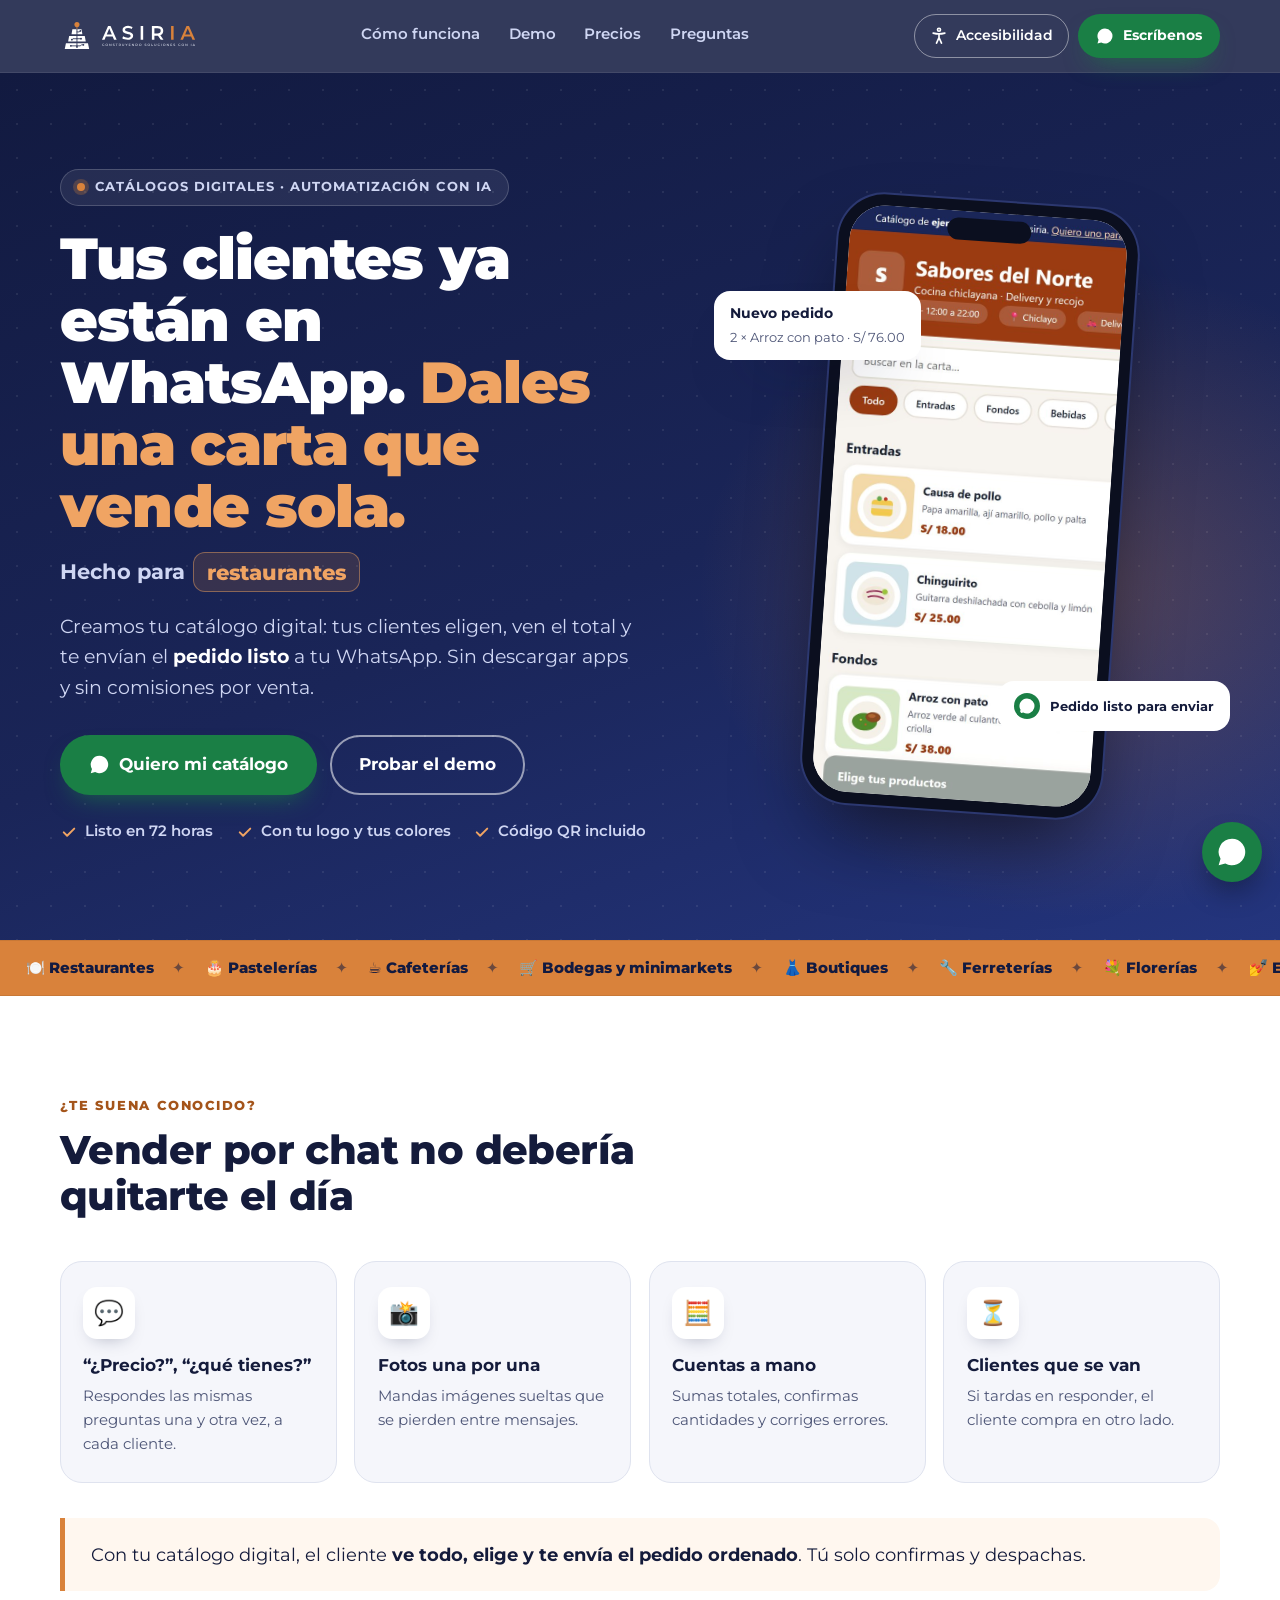
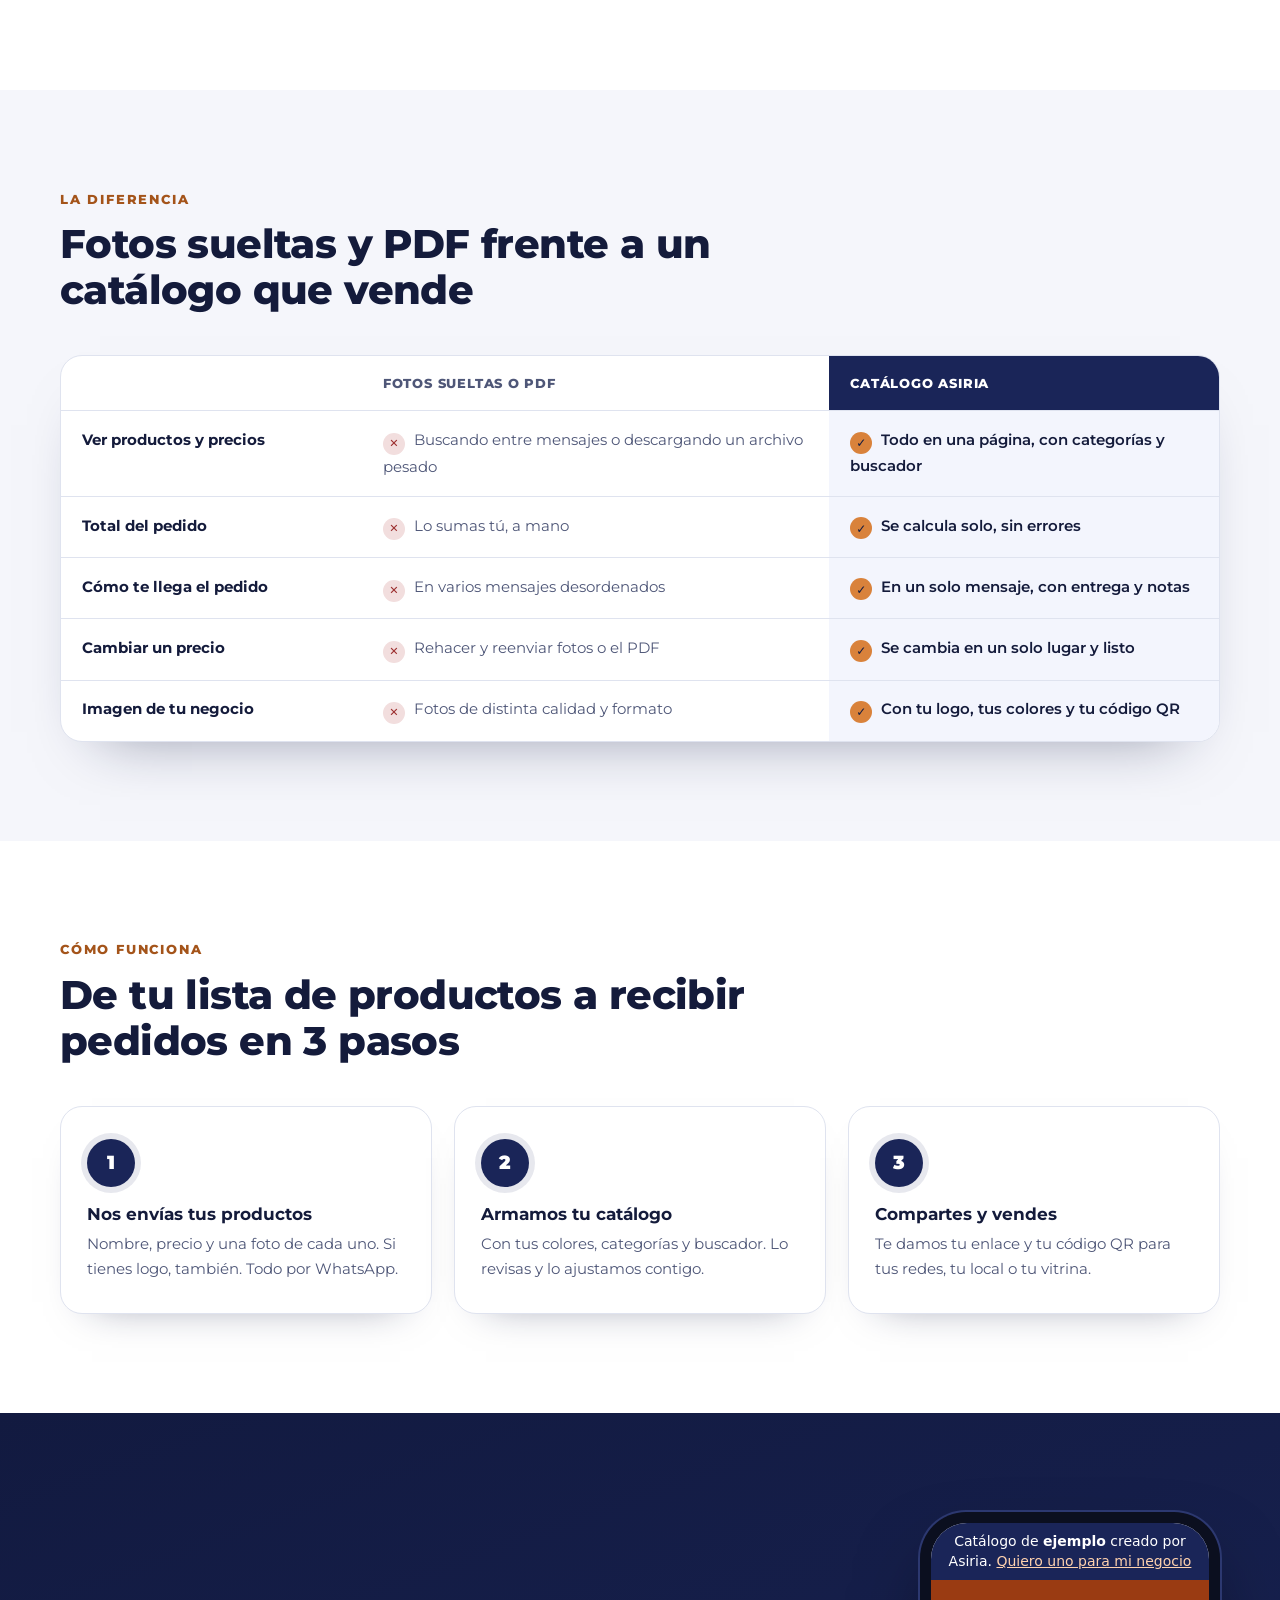
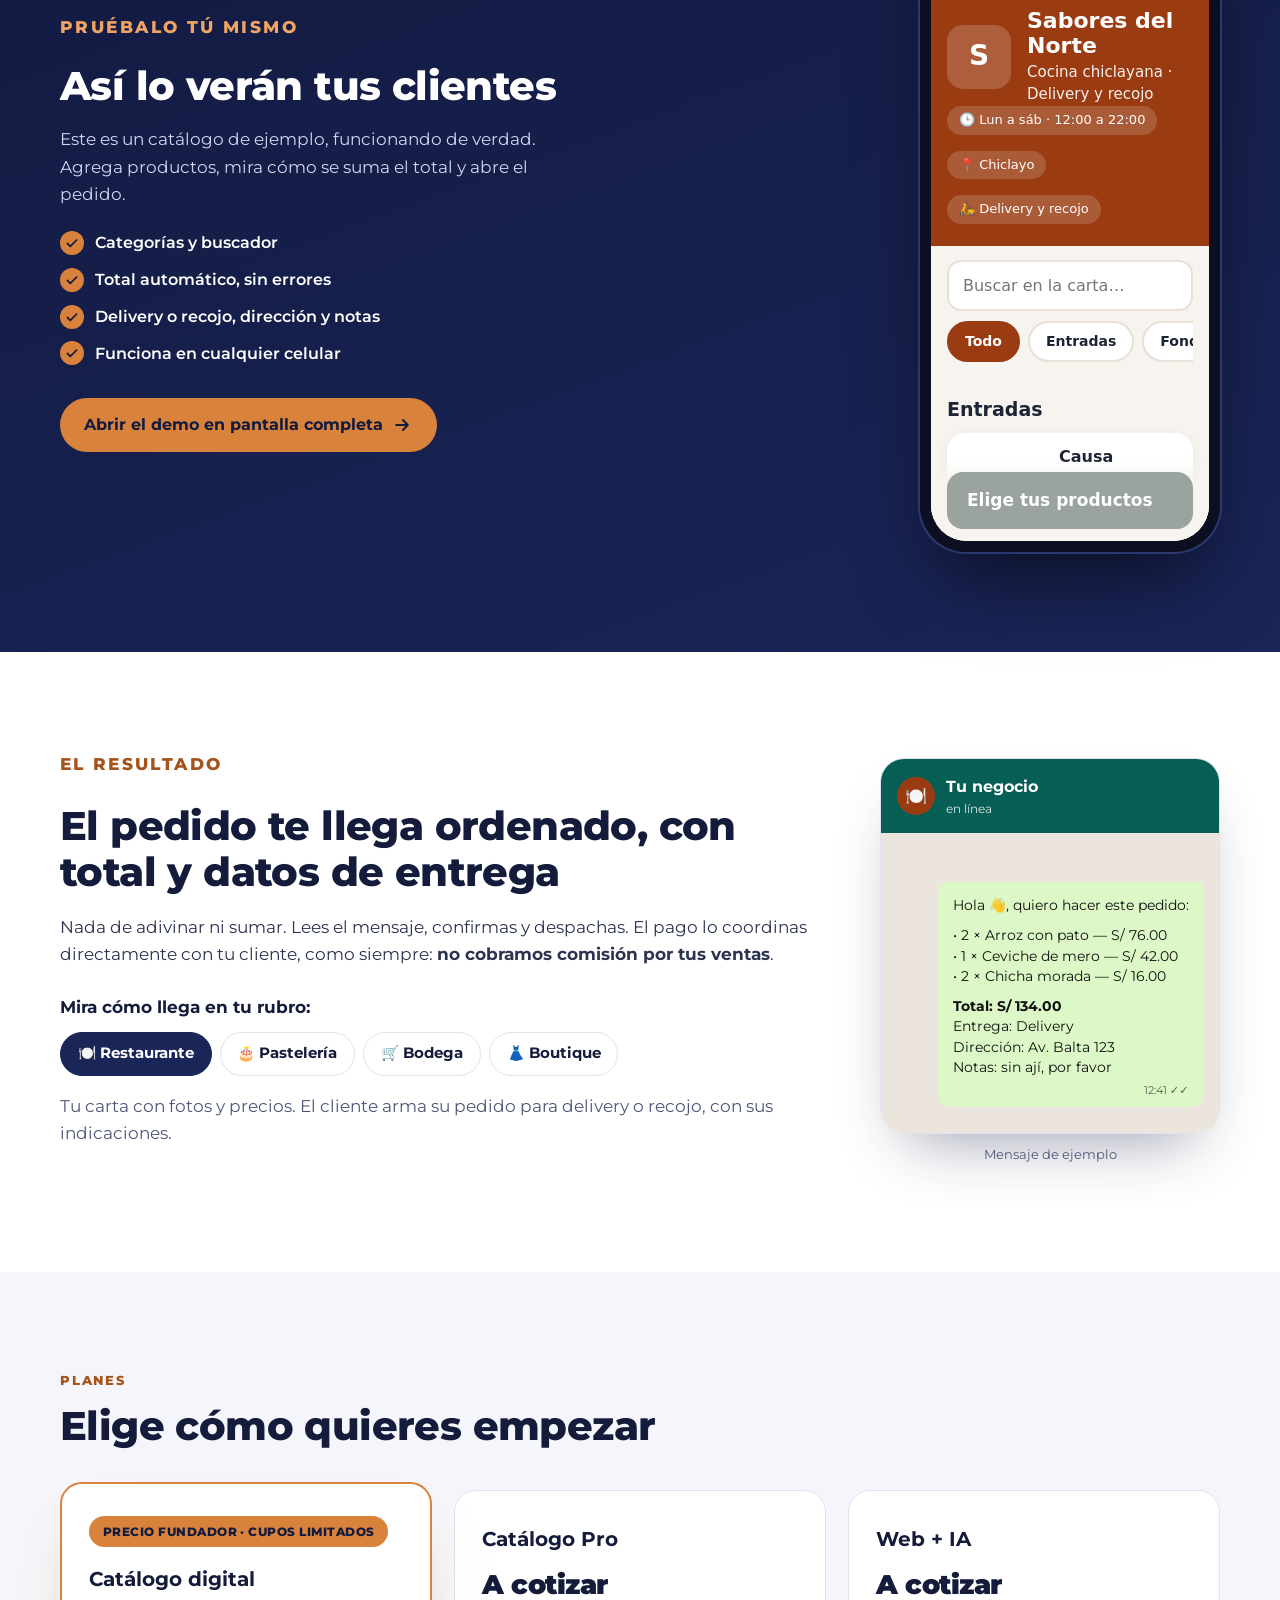
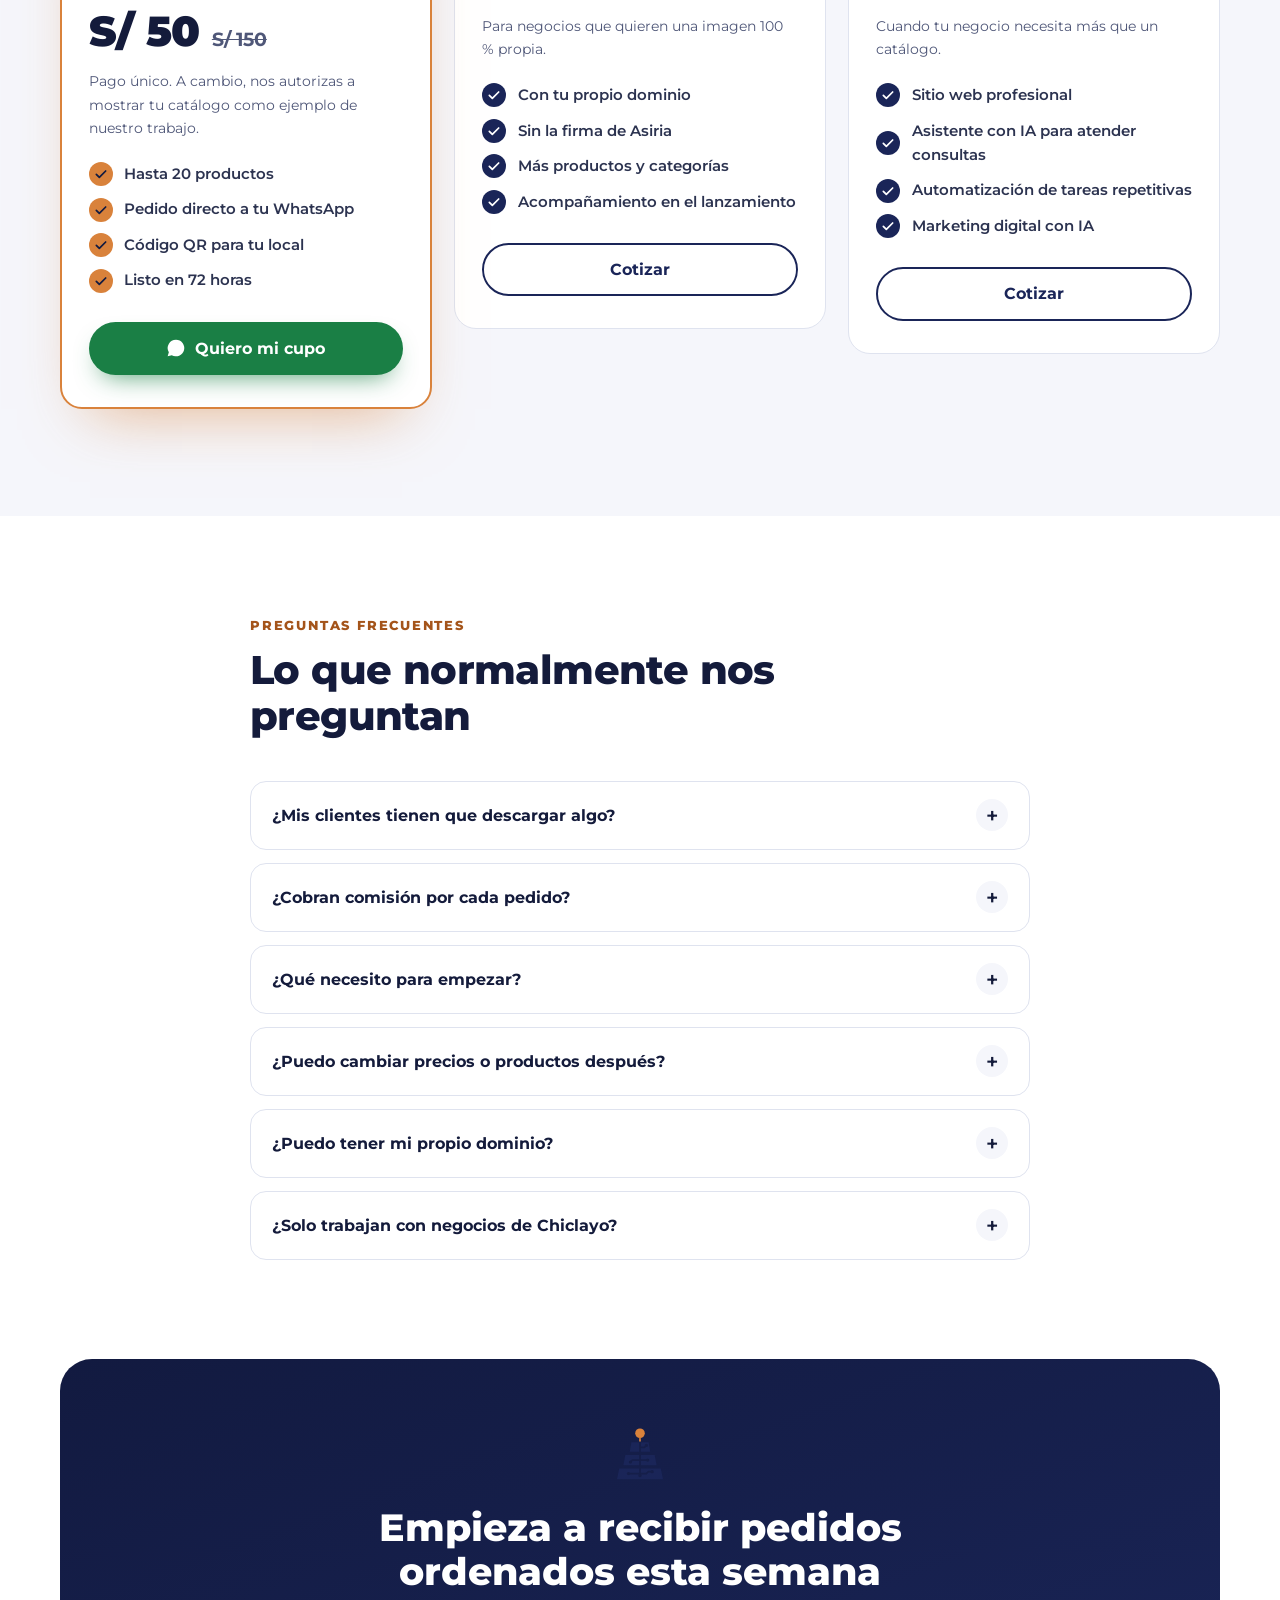
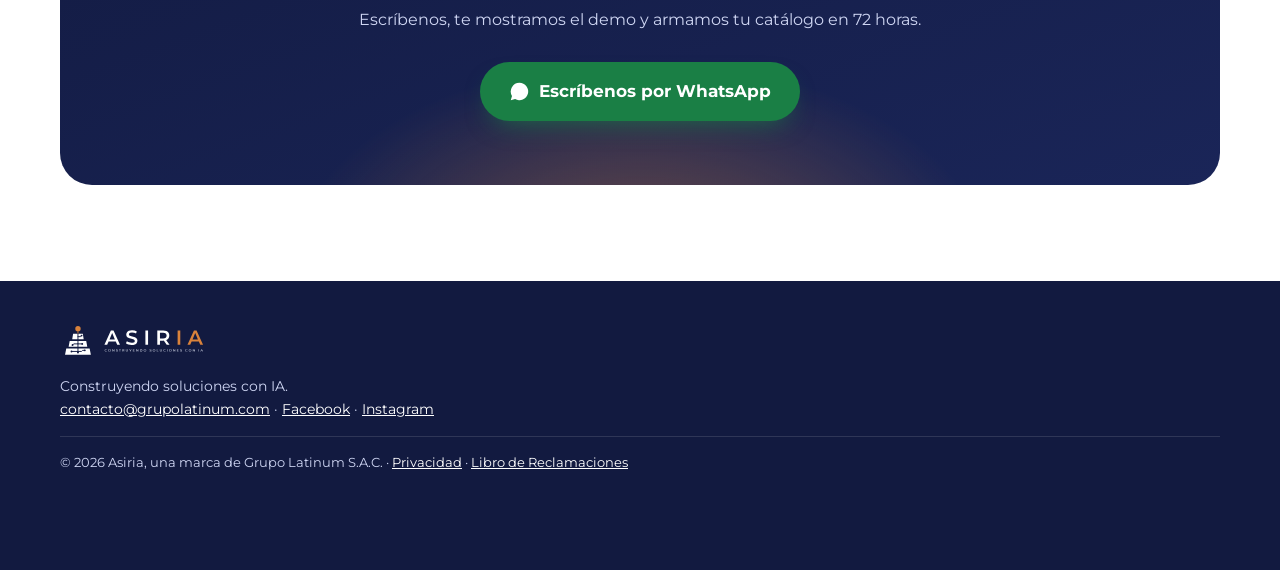
<file: index.html>
<!doctype html>
<html lang="es">
<head>
<meta charset="utf-8">
<meta name="viewport" content="width=device-width, initial-scale=1">
<title>Asiria · Catálogos digitales con pedido a WhatsApp</title>
<meta name="description" content="Creamos tu catálogo digital: tus clientes eligen, ven el total y te envían el pedido listo a tu WhatsApp. Sin apps y sin comisiones. Además, automatización y soluciones con IA para tu negocio.">
<meta name="theme-color" content="#1a2558">
<meta property="og:title" content="Asiria · Tu catálogo digital con pedido a WhatsApp">
<meta property="og:description" content="Tus clientes eligen, ven el total y te envían el pedido listo. Sin apps y sin comisiones.">
<meta property="og:type" content="website">
<link rel="icon" href="/img/asiria-favicon.svg" type="image/svg+xml">
<link rel="preconnect" href="https://fonts.googleapis.com">
<link rel="preconnect" href="https://fonts.gstatic.com" crossorigin>
<link href="https://fonts.googleapis.com/css2?family=Montserrat:wght@500;600;700;800;900&display=swap" rel="stylesheet">
<link rel="stylesheet" href="/css/sitio.css?v=2">
<script>
  // Aplica las preferencias de accesibilidad antes de pintar la página
  try {
    const a = JSON.parse(localStorage.getItem('asiria-a11y') || '{}');
    const h = document.documentElement;
    if (a.size) h.dataset.size = a.size;
    ['contrast', 'links', 'motion', 'spacing'].forEach(k => { if (a[k]) h.dataset[k] = 'on'; });
  } catch (e) {}
</script>
<script src="/js/sitio.js?v=2" defer></script>
</head>
<body>
<svg width="0" height="0" style="position:absolute" aria-hidden="true">
  <symbol id="i-wa" viewBox="0 0 24 24"><path fill="currentColor" d="M12 2a10 10 0 0 0-8.6 15.1L2 22l5-1.3A10 10 0 1 0 12 2zm4.5 12.1c-.2-.1-1.5-.7-1.7-.8s-.4-.1-.6.1-.6.8-.8 1-.3.2-.5.1a6.7 6.7 0 0 1-3.3-2.9c-.2-.4.2-.4.7-1.3a.5.5 0 0 0 0-.5l-.8-1.8c-.2-.5-.4-.4-.6-.4h-.5a1 1 0 0 0-.7.3 3 3 0 0 0-.9 2.2 5.2 5.2 0 0 0 1.1 2.7 11.8 11.8 0 0 0 4.5 4c1.7.7 2.3.8 3.2.6a2.7 2.7 0 0 0 1.8-1.2 2.2 2.2 0 0 0 .2-1.3c-.1-.1-.3-.2-.5-.3z"/></symbol>
  <symbol id="i-a11y" viewBox="0 0 24 24"><g fill="none" stroke="currentColor" stroke-width="2" stroke-linecap="round"><circle cx="12" cy="4.5" r="1.8"/><path d="M5 8.5c2.3.6 4.6 1 7 1s4.7-.4 7-1M12 9.5V14m0 0-3 6.5M12 14l3 6.5"/></g></symbol>
  <symbol id="i-close" viewBox="0 0 24 24"><path d="M6 6l12 12M18 6 6 18" stroke="currentColor" stroke-width="2.2" stroke-linecap="round"/></symbol>
  <symbol id="i-check" viewBox="0 0 24 24"><path d="m5 12.5 4.5 4.5L19 7.5" fill="none" stroke="currentColor" stroke-width="2.6" stroke-linecap="round" stroke-linejoin="round"/></symbol>
  <symbol id="i-arrow" viewBox="0 0 24 24"><path d="M5 12h14m-6-6 6 6-6 6" fill="none" stroke="currentColor" stroke-width="2.2" stroke-linecap="round" stroke-linejoin="round"/></symbol>
</svg>

<a class="saltar" href="#contenido">Saltar al contenido principal</a>

<header class="cabecera" id="cabecera">
  <div class="contenedor cabecera__fila">
    <a class="marca" href="/" aria-label="Asiria, inicio"><img src="/img/asiria-horizontal-blanco.svg" alt="" width="401" height="100"></a>
    <nav class="menu" aria-label="Principal">
      <a href="#como-funciona">Cómo funciona</a>
      <a href="#demo">Demo</a>
      <a href="#precios">Precios</a>
      <a href="#preguntas">Preguntas</a>
    </nav>
    <div class="cabecera__acciones">
      <button class="btn-a11y" id="a11yBtn" type="button" aria-expanded="false" aria-controls="a11yPanel">
        <svg aria-hidden="true"><use href="#i-a11y"/></svg><span class="btn-a11y__texto">Accesibilidad</span>
      </button>
      <a class="btn btn--wa btn--chico" href="https://wa.me/51958736378?text=Hola%20Asiria%2C%20quiero%20mi%20cat%C3%A1logo%20digital">
        <svg aria-hidden="true"><use href="#i-wa"/></svg><span>Escríbenos</span>
      </a>
    </div>
  </div>

  <section class="a11y" id="a11yPanel" role="dialog" aria-modal="false" aria-labelledby="a11yTitulo" hidden>
    <div class="a11y__cab">
      <h2 id="a11yTitulo">Opciones de accesibilidad</h2>
      <button type="button" class="a11y__cerrar" id="a11yCerrar"><svg aria-hidden="true"><use href="#i-close"/></svg><span class="oculto">Cerrar opciones de accesibilidad</span></button>
    </div>
    <fieldset>
      <legend>Tamaño del texto</legend>
      <div class="a11y__seg">
        <button type="button" data-size="" aria-pressed="true">A</button>
        <button type="button" data-size="lg" aria-pressed="false"><span aria-hidden="true">A+</span><span class="oculto">Grande</span></button>
        <button type="button" data-size="xl" aria-pressed="false"><span aria-hidden="true">A++</span><span class="oculto">Muy grande</span></button>
      </div>
    </fieldset>
    <ul class="a11y__interruptores">
      <li><button type="button" role="switch" aria-checked="false" data-toggle="contrast"><span>Alto contraste</span><i aria-hidden="true"></i></button></li>
      <li><button type="button" role="switch" aria-checked="false" data-toggle="links"><span>Resaltar enlaces</span><i aria-hidden="true"></i></button></li>
      <li><button type="button" role="switch" aria-checked="false" data-toggle="spacing"><span>Texto más espaciado</span><i aria-hidden="true"></i></button></li>
      <li><button type="button" role="switch" aria-checked="false" data-toggle="motion"><span>Detener animaciones</span><i aria-hidden="true"></i></button></li>
    </ul>
    <button type="button" class="a11y__reset" id="a11yReset">Restablecer</button>
    <a class="a11y__mas" href="https://grupolatinum.com/accesibilidad.html">Declaración de accesibilidad</a>
  </section>
</header>

<main id="contenido">

  <!-- 1. Portada -->
  <section class="hero">
    <div class="hero__fondo" aria-hidden="true"></div>
    <div class="contenedor hero__grid">
      <div class="hero__texto">
        <p class="etiqueta"><i aria-hidden="true"></i>Catálogos digitales · Automatización con IA</p>
        <h1>Tus clientes ya están en WhatsApp. <em>Dales una carta que vende sola.</em></h1>
        <p class="rotador"><span class="rotador__fijo">Hecho para</span>
          <span class="rotador__caja" aria-hidden="true"><span class="rotador__palabra" id="rubro">restaurantes</span></span>
          <span class="oculto">restaurantes, pastelerías, cafeterías, bodegas, boutiques, ferreterías y florerías</span>
        </p>
        <p class="hero__bajada">Creamos tu catálogo digital: tus clientes eligen, ven el total y te envían el <strong>pedido listo</strong> a tu WhatsApp. Sin descargar apps y sin comisiones por venta.</p>
        <div class="hero__botones">
          <a class="btn btn--wa btn--grande" href="https://wa.me/51958736378?text=Hola%20Asiria%2C%20quiero%20mi%20cat%C3%A1logo%20digital">
            <svg aria-hidden="true"><use href="#i-wa"/></svg>Quiero mi catálogo
          </a>
          <a class="btn btn--linea btn--grande" href="#demo">Probar el demo</a>
        </div>
        <ul class="hero__puntos">
          <li><svg aria-hidden="true"><use href="#i-check"/></svg>Listo en 72 horas</li>
          <li><svg aria-hidden="true"><use href="#i-check"/></svg>Con tu logo y tus colores</li>
          <li><svg aria-hidden="true"><use href="#i-check"/></svg>Código QR incluido</li>
        </ul>
      </div>
      <div class="hero__visual" aria-hidden="true">
        <div class="burbuja burbuja--1"><b>Nuevo pedido</b><span>2 × Arroz con pato · S/ 76.00</span></div>
        <div class="burbuja burbuja--2"><svg><use href="#i-wa"/></svg><span>Pedido listo para enviar</span></div>
        <div class="telefono telefono--hero">
          <img src="/img/demo-catalogo.jpg" alt="" width="390" height="844">
        </div>
      </div>
    </div>
  </section>

  <!-- Cinta de rubros (decorativa) -->
  <div class="cinta" aria-hidden="true">
    <div class="cinta__pista">
      <ul><li>🍽️ Restaurantes</li><li>🎂 Pastelerías</li><li>☕ Cafeterías</li><li>🛒 Bodegas y minimarkets</li><li>👗 Boutiques</li><li>🔧 Ferreterías</li><li>💐 Florerías</li><li>💅 Estética y belleza</li><li>🥖 Panaderías</li><li>🍦 Heladerías</li></ul>
      <ul><li>🍽️ Restaurantes</li><li>🎂 Pastelerías</li><li>☕ Cafeterías</li><li>🛒 Bodegas y minimarkets</li><li>👗 Boutiques</li><li>🔧 Ferreterías</li><li>💐 Florerías</li><li>💅 Estética y belleza</li><li>🥖 Panaderías</li><li>🍦 Heladerías</li></ul>
    </div>
  </div>

  <!-- 2. El problema -->
  <section class="seccion" aria-labelledby="t-problema">
    <div class="contenedor">
      <p class="sobretitulo">¿Te suena conocido?</p>
      <h2 id="t-problema" class="titulo">Vender por chat no debería quitarte el día</h2>
      <ul class="dolores revelar">
        <li><span class="dolores__emoji" aria-hidden="true">💬</span><h3>“¿Precio?”, “¿qué tienes?”</h3><p>Respondes las mismas preguntas una y otra vez, a cada cliente.</p></li>
        <li><span class="dolores__emoji" aria-hidden="true">📸</span><h3>Fotos una por una</h3><p>Mandas imágenes sueltas que se pierden entre mensajes.</p></li>
        <li><span class="dolores__emoji" aria-hidden="true">🧮</span><h3>Cuentas a mano</h3><p>Sumas totales, confirmas cantidades y corriges errores.</p></li>
        <li><span class="dolores__emoji" aria-hidden="true">⏳</span><h3>Clientes que se van</h3><p>Si tardas en responder, el cliente compra en otro lado.</p></li>
      </ul>
      <p class="solucion revelar">Con tu catálogo digital, el cliente <strong>ve todo, elige y te envía el pedido ordenado</strong>. Tú solo confirmas y despachas.</p>
    </div>
  </section>

  <!-- 2b. Comparación -->
  <section class="seccion seccion--tinte" aria-labelledby="t-compara">
    <div class="contenedor">
      <p class="sobretitulo">La diferencia</p>
      <h2 id="t-compara" class="titulo">Fotos sueltas y PDF frente a un catálogo que vende</h2>
      <div class="compara revelar">
        <table>
          <caption class="oculto">Comparación entre vender con fotos sueltas o PDF y vender con un catálogo de Asiria</caption>
          <thead>
            <tr><th scope="col"><span class="oculto">Aspecto</span></th><th scope="col" class="compara__antes">Fotos sueltas o PDF</th><th scope="col" class="compara__asiria">Catálogo Asiria</th></tr>
          </thead>
          <tbody>
            <tr><th scope="row">Ver productos y precios</th><td data-col="Fotos sueltas o PDF">Buscando entre mensajes o descargando un archivo pesado</td><td data-col="Catálogo Asiria">Todo en una página, con categorías y buscador</td></tr>
            <tr><th scope="row">Total del pedido</th><td data-col="Fotos sueltas o PDF">Lo sumas tú, a mano</td><td data-col="Catálogo Asiria">Se calcula solo, sin errores</td></tr>
            <tr><th scope="row">Cómo te llega el pedido</th><td data-col="Fotos sueltas o PDF">En varios mensajes desordenados</td><td data-col="Catálogo Asiria">En un solo mensaje, con entrega y notas</td></tr>
            <tr><th scope="row">Cambiar un precio</th><td data-col="Fotos sueltas o PDF">Rehacer y reenviar fotos o el PDF</td><td data-col="Catálogo Asiria">Se cambia en un solo lugar y listo</td></tr>
            <tr><th scope="row">Imagen de tu negocio</th><td data-col="Fotos sueltas o PDF">Fotos de distinta calidad y formato</td><td data-col="Catálogo Asiria">Con tu logo, tus colores y tu código QR</td></tr>
          </tbody>
        </table>
      </div>
    </div>
  </section>

  <!-- 3. Cómo funciona -->
  <section class="seccion" id="como-funciona" aria-labelledby="t-como">
    <div class="contenedor">
      <p class="sobretitulo">Cómo funciona</p>
      <h2 id="t-como" class="titulo">De tu lista de productos a recibir pedidos en 3 pasos</h2>
      <ol class="pasos revelar">
        <li><span class="pasos__num">1</span><h3>Nos envías tus productos</h3><p>Nombre, precio y una foto de cada uno. Si tienes logo, también. Todo por WhatsApp.</p></li>
        <li><span class="pasos__num">2</span><h3>Armamos tu catálogo</h3><p>Con tus colores, categorías y buscador. Lo revisas y lo ajustamos contigo.</p></li>
        <li><span class="pasos__num">3</span><h3>Compartes y vendes</h3><p>Te damos tu enlace y tu código QR para tus redes, tu local o tu vitrina.</p></li>
      </ol>
    </div>
  </section>

  <!-- 4. Demo en vivo -->
  <section class="seccion seccion--oscura" id="demo" aria-labelledby="t-demo">
    <div class="contenedor demo">
      <div class="demo__texto">
        <p class="sobretitulo sobretitulo--claro">Pruébalo tú mismo</p>
        <h2 id="t-demo" class="titulo titulo--claro">Así lo verán tus clientes</h2>
        <p>Este es un catálogo de ejemplo, funcionando de verdad. Agrega productos, mira cómo se suma el total y abre el pedido.</p>
        <ul class="lista-check">
          <li><svg aria-hidden="true"><use href="#i-check"/></svg>Categorías y buscador</li>
          <li><svg aria-hidden="true"><use href="#i-check"/></svg>Total automático, sin errores</li>
          <li><svg aria-hidden="true"><use href="#i-check"/></svg>Delivery o recojo, dirección y notas</li>
          <li><svg aria-hidden="true"><use href="#i-check"/></svg>Funciona en cualquier celular</li>
        </ul>
        <a class="btn btn--cobre" href="/c/sabores-del-norte/">Abrir el demo en pantalla completa <svg aria-hidden="true"><use href="#i-arrow"/></svg></a>
      </div>
      <div class="demo__telefono">
        <div class="telefono">
          <iframe src="/c/sabores-del-norte/" title="Catálogo digital de ejemplo: Sabores del Norte" loading="lazy"></iframe>
        </div>
      </div>
    </div>
  </section>

  <!-- 5. Cómo llega el pedido, por rubro -->
  <section class="seccion" id="rubros" aria-labelledby="t-llega">
    <div class="contenedor llega">
      <div class="llega__texto">
        <p class="sobretitulo">El resultado</p>
        <h2 id="t-llega" class="titulo">El pedido te llega ordenado, con total y datos de entrega</h2>
        <p>Nada de adivinar ni sumar. Lees el mensaje, confirmas y despachas. El pago lo coordinas directamente con tu cliente, como siempre: <strong>no cobramos comisión por tus ventas</strong>.</p>
        <p class="ideal" id="t-rubros">Mira cómo llega en tu rubro:</p>
        <div class="pestanas" role="tablist" aria-labelledby="t-rubros">
          <button type="button" role="tab" id="tab-restaurante" aria-controls="panel-rubro" aria-selected="true" data-rubro="restaurante">🍽️ Restaurante</button>
          <button type="button" role="tab" id="tab-pasteleria" aria-controls="panel-rubro" aria-selected="false" tabindex="-1" data-rubro="pasteleria">🎂 Pastelería</button>
          <button type="button" role="tab" id="tab-bodega" aria-controls="panel-rubro" aria-selected="false" tabindex="-1" data-rubro="bodega">🛒 Bodega</button>
          <button type="button" role="tab" id="tab-boutique" aria-controls="panel-rubro" aria-selected="false" tabindex="-1" data-rubro="boutique">👗 Boutique</button>
        </div>
        <p class="rubro-texto" id="rubro-texto">Tu carta con fotos y precios. El cliente arma su pedido para delivery o recojo, con sus indicaciones.</p>
      </div>
      <div class="llega__chat" id="panel-rubro" role="tabpanel" aria-labelledby="tab-restaurante" tabindex="0">
        <div class="chat">
          <div class="chat__cab"><span class="chat__avatar" id="chat-avatar" aria-hidden="true">🍽️</span><div><b>Tu negocio</b><small id="chat-estado">en línea</small></div></div>
          <div class="chat__cuerpo">
            <div class="chat__escribiendo" id="chat-escribiendo" hidden aria-hidden="true"><i></i><i></i><i></i></div>
            <div class="chat__msg" id="chat-msg">
              <p>Hola 👋, quiero hacer este pedido:</p>
              <p>• 2 × Arroz con pato — S/ 76.00<br>• 1 × Ceviche de mero — S/ 42.00<br>• 2 × Chicha morada — S/ 16.00</p>
              <p><b>Total: S/ 134.00</b><br>Entrega: Delivery<br>Dirección: Av. Balta 123<br>Notas: sin ají, por favor</p>
              <small>12:41 ✓✓</small>
            </div>
          </div>
        </div>
        <p class="nota-ejemplo">Mensaje de ejemplo</p>
      </div>
    </div>
  </section>

  <!-- 6. Precios -->
  <section class="seccion seccion--tinte" id="precios" aria-labelledby="t-precios">
    <div class="contenedor">
      <p class="sobretitulo">Planes</p>
      <h2 id="t-precios" class="titulo">Elige cómo quieres empezar</h2>
      <div class="planes revelar">
        <article class="plan plan--destacado">
          <p class="plan__cinta">Precio fundador · cupos limitados</p>
          <h3>Catálogo digital</h3>
          <p class="plan__precio"><b>S/ 50</b> <s>S/ 150</s></p>
          <p class="plan__nota">Pago único. A cambio, nos autorizas a mostrar tu catálogo como ejemplo de nuestro trabajo.</p>
          <ul class="lista-check">
            <li><svg aria-hidden="true"><use href="#i-check"/></svg>Hasta 20 productos</li>
            <li><svg aria-hidden="true"><use href="#i-check"/></svg>Pedido directo a tu WhatsApp</li>
            <li><svg aria-hidden="true"><use href="#i-check"/></svg>Código QR para tu local</li>
            <li><svg aria-hidden="true"><use href="#i-check"/></svg>Listo en 72 horas</li>
          </ul>
          <a class="btn btn--wa" href="https://wa.me/51958736378?text=Hola%20Asiria%2C%20quiero%20un%20cupo%20de%20negocio%20fundador">
            <svg aria-hidden="true"><use href="#i-wa"/></svg>Quiero mi cupo
          </a>
        </article>
        <article class="plan">
          <h3>Catálogo Pro</h3>
          <p class="plan__precio"><b class="plan__cotiza">A cotizar</b></p>
          <p class="plan__nota">Para negocios que quieren una imagen 100 % propia.</p>
          <ul class="lista-check">
            <li><svg aria-hidden="true"><use href="#i-check"/></svg>Con tu propio dominio</li>
            <li><svg aria-hidden="true"><use href="#i-check"/></svg>Sin la firma de Asiria</li>
            <li><svg aria-hidden="true"><use href="#i-check"/></svg>Más productos y categorías</li>
            <li><svg aria-hidden="true"><use href="#i-check"/></svg>Acompañamiento en el lanzamiento</li>
          </ul>
          <a class="btn btn--linea-oscura" href="https://wa.me/51958736378?text=Hola%20Asiria%2C%20quiero%20cotizar%20el%20Cat%C3%A1logo%20Pro">Cotizar</a>
        </article>
        <article class="plan">
          <h3>Web + IA</h3>
          <p class="plan__precio"><b class="plan__cotiza">A cotizar</b></p>
          <p class="plan__nota">Cuando tu negocio necesita más que un catálogo.</p>
          <ul class="lista-check">
            <li><svg aria-hidden="true"><use href="#i-check"/></svg>Sitio web profesional</li>
            <li><svg aria-hidden="true"><use href="#i-check"/></svg>Asistente con IA para atender consultas</li>
            <li><svg aria-hidden="true"><use href="#i-check"/></svg>Automatización de tareas repetitivas</li>
            <li><svg aria-hidden="true"><use href="#i-check"/></svg>Marketing digital con IA</li>
          </ul>
          <a class="btn btn--linea-oscura" href="https://wa.me/51958736378?text=Hola%20Asiria%2C%20quiero%20cotizar%20una%20soluci%C3%B3n%20Web%20%2B%20IA">Cotizar</a>
        </article>
      </div>
    </div>
  </section>

  <!-- 7. Preguntas -->
  <section class="seccion" id="preguntas" aria-labelledby="t-preguntas">
    <div class="contenedor contenedor--angosto">
      <p class="sobretitulo">Preguntas frecuentes</p>
      <h2 id="t-preguntas" class="titulo">Lo que normalmente nos preguntan</h2>
      <div class="faq">
        <details><summary>¿Mis clientes tienen que descargar algo?</summary><p>No. El catálogo se abre como una página web desde cualquier celular o computadora: con un enlace o escaneando tu código QR.</p></details>
        <details><summary>¿Cobran comisión por cada pedido?</summary><p>No. Los pedidos llegan directo a tu WhatsApp y el pago lo coordinas tú con tu cliente, por el medio que ya usas.</p></details>
        <details><summary>¿Qué necesito para empezar?</summary><p>El nombre de tu negocio, tu número de WhatsApp, tu horario y zona de entrega, y tu lista de productos con precio y una foto de cada uno. Si tienes logo, mejor.</p></details>
        <details><summary>¿Puedo cambiar precios o productos después?</summary><p>Sí. Nos envías los cambios por WhatsApp y los publicamos por ti.</p></details>
        <details><summary>¿Puedo tener mi propio dominio?</summary><p>Sí, con el plan Pro tu catálogo puede estar en tu propio dominio (por ejemplo, tunegocio.com) y sin la firma de Asiria.</p></details>
        <details><summary>¿Solo trabajan con negocios de Chiclayo?</summary><p>No. Trabajamos de forma remota con negocios de todo el Perú y Latinoamérica.</p></details>
      </div>
    </div>
  </section>

  <!-- 8. Llamado final -->
  <section class="final" aria-labelledby="t-final">
    <div class="contenedor final__caja">
      <img src="/img/asiria-simbolo-color.svg" alt="" width="64" height="64" class="final__simbolo">
      <h2 id="t-final">Empieza a recibir pedidos ordenados esta semana</h2>
      <p>Escríbenos, te mostramos el demo y armamos tu catálogo en 72 horas.</p>
      <a class="btn btn--wa btn--grande" href="https://wa.me/51958736378?text=Hola%20Asiria%2C%20quiero%20mi%20cat%C3%A1logo%20digital">
        <svg aria-hidden="true"><use href="#i-wa"/></svg>Escríbenos por WhatsApp
      </a>
    </div>
  </section>
</main>

<footer class="pie">
  <div class="contenedor pie__fila">
    <img src="/img/asiria-horizontal-blanco.svg" alt="Asiria" width="160" height="40">
    <p>Construyendo soluciones con IA.<br><a href="mailto:contacto@grupolatinum.com">contacto@grupolatinum.com</a> · <a href="https://www.facebook.com/AsiriaVirtual">Facebook</a> · <a href="https://www.instagram.com/asiria.ia/">Instagram</a></p>
    <p class="pie__legal">© <span id="anio">2026</span> Asiria, una marca de Grupo Latinum S.A.C. · <a href="https://grupolatinum.com/privacidad.html">Privacidad</a> · <a href="https://grupolatinum.com/libro-reclamaciones.html">Libro de Reclamaciones</a></p>
  </div>
</footer>

<a class="wa-flotante" href="https://wa.me/51958736378?text=Hola%20Asiria%2C%20quiero%20mi%20cat%C3%A1logo%20digital" aria-label="Escríbenos por WhatsApp">
  <svg aria-hidden="true"><use href="#i-wa"/></svg>
</a>
</body>
</html>
</file>
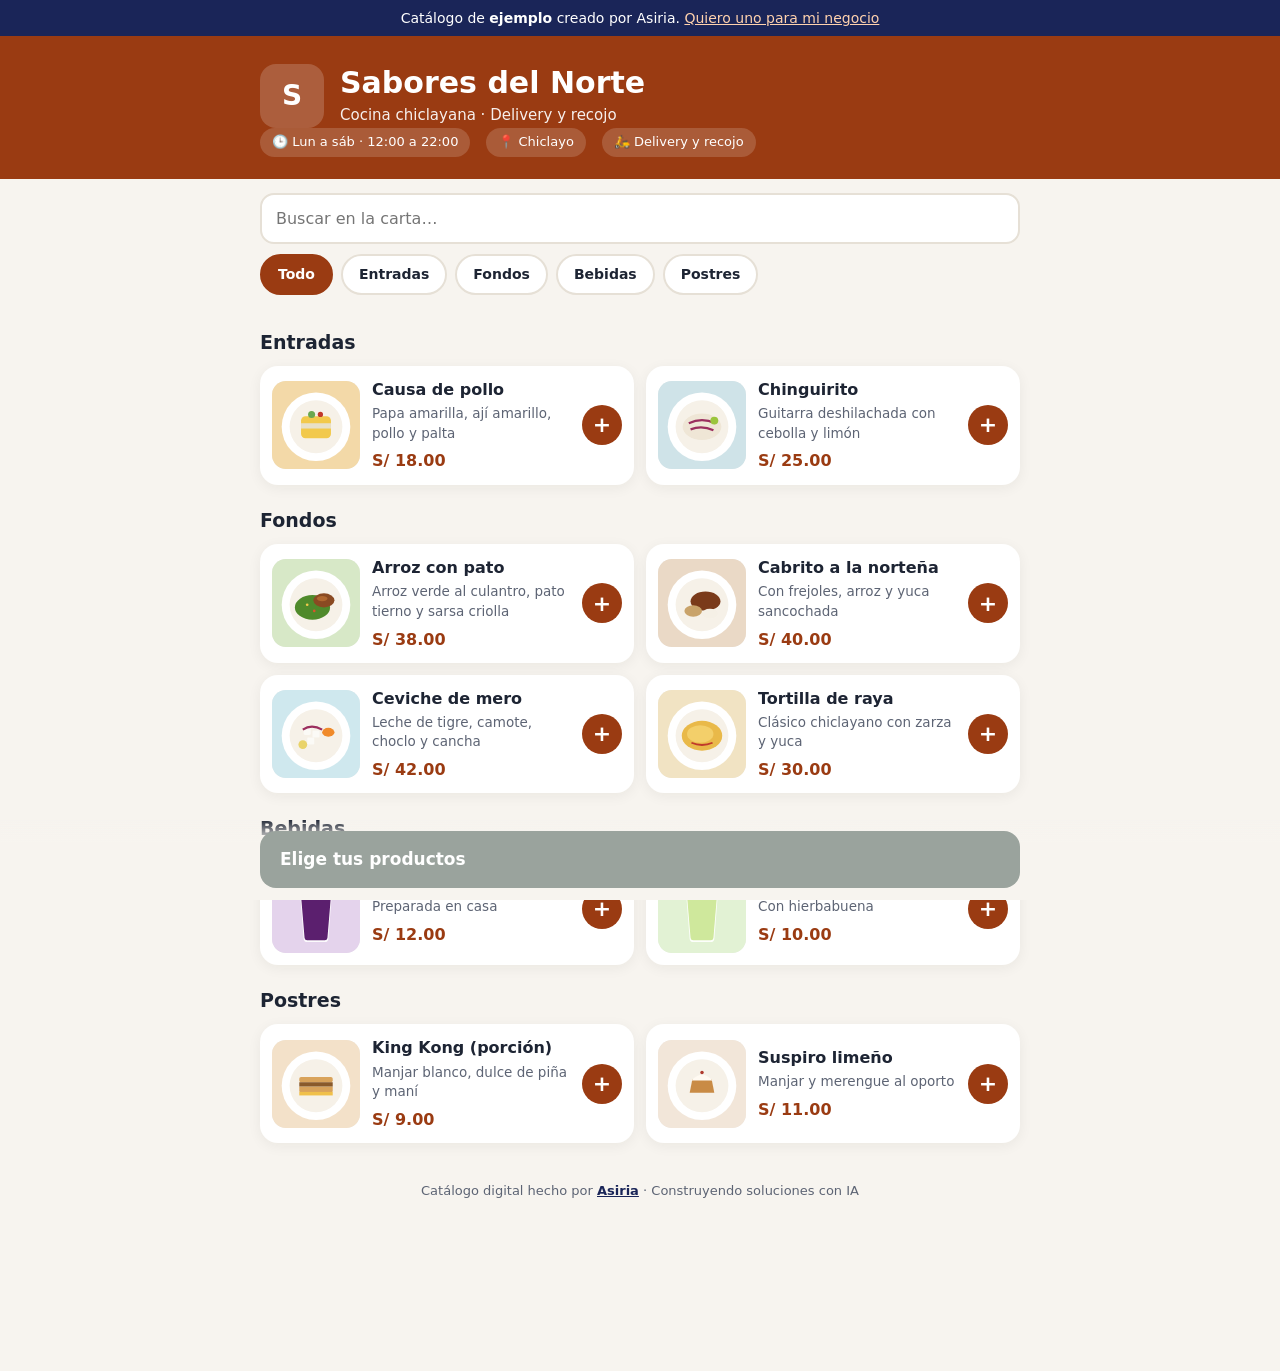
<file: c/sabores-del-norte/index.html>
<!doctype html>
<html lang="es">
<head>
<meta charset="utf-8">
<meta name="viewport" content="width=device-width, initial-scale=1, viewport-fit=cover">
<title>Catálogo</title>
<meta name="description" content="Catálogo digital con pedido directo por WhatsApp.">
<meta name="theme-color" content="#1a2558">
<link rel="icon" href="/img/asiria-favicon.svg" type="image/svg+xml">
<link rel="stylesheet" href="../catalogo.css?v=3">
<script src="../catalogo.js?v=3" defer></script>
</head>
<body>
<a class="saltar" href="#contenido">Saltar a los productos</a>

<p class="aviso-demo" id="aviso-demo" hidden>Catálogo de <strong>ejemplo</strong> creado por Asiria. <a href="https://wa.me/51958736378?text=Hola%20Asiria%2C%20quiero%20mi%20cat%C3%A1logo%20digital">Quiero uno para mi negocio</a></p>

<header class="cabecera">
  <div class="envoltura">
    <div class="logo-negocio" id="logo-negocio" aria-hidden="true"></div>
    <div>
      <h1 id="nombre-negocio">Cargando…</h1>
      <p id="descripcion-negocio"></p>
    </div>
  </div>
  <div class="envoltura datos-negocio" id="datos-negocio"></div>
</header>

<main>
  <div class="envoltura">
    <div class="herramientas">
      <label class="oculto" for="buscador">Buscar productos</label>
      <input class="buscador" id="buscador" type="search" placeholder="Buscar en la carta…" autocomplete="off">
      <nav class="chips" id="chips" aria-label="Categorías"></nav>
    </div>
    <div id="contenido"></div>
    <p class="pie" id="firma">Catálogo digital hecho por <a href="/">Asiria</a> · Construyendo soluciones con IA</p>
  </div>
</main>

<div class="barra-pedido">
  <button type="button" id="ver-pedido" disabled>
    <span id="barra-texto">Elige tus productos</span>
    <span id="barra-total"></span>
  </button>
</div>
<p class="oculto" aria-live="polite" id="estado-pedido"></p>

<dialog id="ventana" aria-labelledby="titulo-pedido">
  <div class="dlg">
    <div class="dlg-cab">
      <h2 id="titulo-pedido">Tu pedido</h2>
      <button type="button" class="cerrar" id="cerrar" aria-label="Cerrar">✕</button>
    </div>
    <div id="lineas"></div>
    <div class="total"><span>Total</span><span id="total"></span></div>
    <fieldset>
      <legend>¿Cómo lo recibes?</legend>
      <div class="opciones">
        <label><input type="radio" name="entrega" value="Recojo en local" checked> Recojo</label>
        <label><input type="radio" name="entrega" value="Delivery"> Delivery</label>
      </div>
    </fieldset>
    <label class="campo" id="campo-direccion" hidden>Dirección de entrega
      <input id="direccion" type="text" autocomplete="street-address">
    </label>
    <label class="campo">Tu nombre (opcional)
      <input id="cliente" type="text" autocomplete="name">
    </label>
    <label class="campo">Notas (opcional)
      <textarea id="notas" rows="2" placeholder="Ej.: sin ají, para las 7 p. m."></textarea>
    </label>
    <a class="enviar" id="enviar" href="#" target="_blank" rel="noopener">
      <svg viewBox="0 0 24 24" fill="#fff" aria-hidden="true"><path d="M12 2a10 10 0 0 0-8.6 15.1L2 22l5-1.3A10 10 0 1 0 12 2zm4.5 12.1c-.2-.1-1.5-.7-1.7-.8s-.4-.1-.6.1-.6.8-.8 1-.3.2-.5.1a6.7 6.7 0 0 1-3.3-2.9c-.2-.4.2-.4.7-1.3a.5.5 0 0 0 0-.5l-.8-1.8c-.2-.5-.4-.4-.6-.4h-.5a1 1 0 0 0-.7.3 3 3 0 0 0-.9 2.2 5.2 5.2 0 0 0 1.1 2.7 11.8 11.8 0 0 0 4.5 4c1.7.7 2.3.8 3.2.6a2.7 2.7 0 0 0 1.8-1.2 2.2 2.2 0 0 0 .2-1.3c-.1-.1-.3-.2-.5-.3z"/></svg>
      Enviar pedido por WhatsApp
    </a>
    <p class="nota">Se abrirá WhatsApp con tu pedido listo. Solo presiona enviar.</p>
  </div>
</dialog>
</body>
</html>
</file>
<file: css/sitio.css>
/* Sitio de Asiria · estilos de la portada */
:root{
  --navy:#1a2558;--navy-2:#121a40;--navy-3:#24357e;
  --cobre:#d9823b;--cobre-claro:#f0a463;
  --tinta:#141b3b;--texto:#2c3350;--suave:#4f5778;--linea:#dfe3ef;--tinte:#f5f6fb;--fondo:#fff;
  --wa:#1a7f45;--wa-hover:#146a39;
  --sobre-oscuro:#fff;--sobre-oscuro-suave:#cfd6f3;
  --base:16px;--radio:22px;
  --sombra:0 30px 60px -28px rgba(18,26,64,.45);
  --ease:cubic-bezier(.2,.7,.2,1);
}
/* Preferencias del panel de accesibilidad */
html[data-size="lg"]{--base:18px}
html[data-size="xl"]{--base:20px}
html[data-spacing="on"] body{letter-spacing:.05em;word-spacing:.14em;line-height:1.9}
html[data-links="on"] main a:not(.btn),html[data-links="on"] .pie a{text-decoration:underline!important;text-decoration-thickness:2px!important;text-underline-offset:4px;background:#fff3a6;color:#000!important;border-radius:3px}
html[data-contrast="on"]{--navy:#000;--navy-2:#000;--navy-3:#000;--cobre:#ffd400;--cobre-claro:#ffd400;--tinta:#000;--texto:#000;--suave:#000;--linea:#000;--tinte:#fff;--wa:#000;--wa-hover:#000;--sobre-oscuro-suave:#fff}
html[data-contrast="on"] .hero__fondo,html[data-contrast="on"] .burbuja{display:none}
html[data-contrast="on"] .plan,html[data-contrast="on"] .dolores li,html[data-contrast="on"] .pasos li,html[data-contrast="on"] details{border:2px solid #000}
html[data-contrast="on"] .btn--wa,html[data-contrast="on"] .wa-flotante{border:2px solid #fff;outline:2px solid #000}
html[data-motion="on"] *,html[data-motion="on"] *::before,html[data-motion="on"] *::after{animation:none!important;transition:none!important;scroll-behavior:auto!important}
html[data-motion="on"] .revelar{opacity:1!important;transform:none!important}

*,*::before,*::after{box-sizing:border-box;margin:0;padding:0}
[hidden]{display:none!important}
html{scroll-behavior:smooth;font-size:var(--base);scroll-padding-top:84px}
body{font-family:Montserrat,system-ui,-apple-system,"Segoe UI",sans-serif;color:var(--texto);background:var(--fondo);line-height:1.6;-webkit-font-smoothing:antialiased}
img,svg,iframe{display:block;max-width:100%}
a{color:var(--navy)}
button{font:inherit;color:inherit;cursor:pointer}
ul,ol{list-style:none}
:focus-visible{outline:3px solid var(--cobre-claro);outline-offset:3px;border-radius:6px}
.oculto{position:absolute!important;width:1px;height:1px;overflow:hidden;clip:rect(0 0 0 0);white-space:nowrap}
.saltar{position:absolute;left:16px;top:-60px;z-index:100;background:#fff;color:var(--navy);padding:.7rem 1rem;border-radius:10px;font-weight:700}
.saltar:focus{top:12px}
.contenedor{width:min(1160px,100% - 32px);margin-inline:auto}
.contenedor--angosto{width:min(780px,100% - 32px)}

/* Botones */
.btn{display:inline-flex;align-items:center;justify-content:center;gap:.55rem;min-height:48px;padding:.75rem 1.4rem;border-radius:999px;font-weight:700;font-size:1rem;text-decoration:none;border:2px solid transparent;transition:transform .2s var(--ease),background .2s,box-shadow .2s}
.btn svg{width:1.25em;height:1.25em;flex:none}
.btn:hover{transform:translateY(-2px)}
.btn--wa{background:var(--wa);color:#fff;box-shadow:0 12px 26px -12px rgba(26,127,69,.8)}
.btn--wa:hover{background:var(--wa-hover)}
.btn--linea{border-color:rgba(255,255,255,.55);color:#fff}
.btn--linea:hover{background:rgba(255,255,255,.1)}
.btn--linea-oscura{border-color:var(--navy);color:var(--navy)}
.btn--linea-oscura:hover{background:var(--navy);color:#fff}
.btn--cobre{background:var(--cobre);color:var(--navy-2)}
.btn--cobre:hover{background:var(--cobre-claro)}
.btn--grande{min-height:56px;padding:.9rem 1.7rem;font-size:1.05rem}
.btn--chico{min-height:44px;padding:.5rem 1rem;font-size:.9rem}

/* Cabecera */
.cabecera{position:sticky;top:0;z-index:50;background:rgba(18,26,64,.86);backdrop-filter:blur(12px);-webkit-backdrop-filter:blur(12px);border-bottom:1px solid rgba(255,255,255,.08)}
html[data-contrast="on"] .cabecera{background:#000}
.cabecera__fila{display:flex;align-items:center;justify-content:space-between;gap:1rem;min-height:72px}
.marca img{width:auto;height:34px}
.menu{display:flex;gap:1.8rem}
.menu a{color:var(--sobre-oscuro-suave);text-decoration:none;font-weight:600;font-size:.92rem;padding:.4rem 0;border-bottom:2px solid transparent}
.menu a:hover{color:#fff;border-color:var(--cobre)}
.cabecera__acciones{display:flex;align-items:center;gap:.6rem}
.btn-a11y{display:inline-flex;align-items:center;gap:.45rem;min-height:44px;padding:0 .9rem;border:1.5px solid rgba(255,255,255,.45);border-radius:999px;background:none;color:#fff;font-size:.85rem;font-weight:600}
.btn-a11y svg{width:20px;height:20px}
.btn-a11y:hover,.btn-a11y[aria-expanded="true"]{background:#fff;color:var(--navy)}

/* Panel de accesibilidad */
.a11y{position:absolute;right:max(16px,calc((100% - 1160px)/2));top:calc(100% + .5rem);width:min(340px,calc(100% - 32px));padding:1.3rem;border-radius:18px;background:#fff;color:var(--texto);border:1px solid var(--linea);box-shadow:0 24px 50px -20px rgba(0,0,0,.45)}
.a11y__cab{display:flex;align-items:center;justify-content:space-between;margin-bottom:1rem}
.a11y__cab h2{font-size:1.05rem;color:var(--tinta)}
.a11y__cerrar{display:grid;place-items:center;width:44px;height:44px;border:0;border-radius:10px;background:var(--tinte)}
.a11y__cerrar svg{width:20px;height:20px}
.a11y fieldset{border:0}
.a11y legend{font-weight:600;font-size:.9rem;margin-bottom:.5rem;color:var(--tinta)}
.a11y__seg{display:grid;grid-template-columns:repeat(3,1fr);gap:.4rem;margin-bottom:1rem}
.a11y__seg button{min-height:44px;border:1.5px solid var(--linea);border-radius:10px;background:#fff;font-weight:700}
.a11y__seg button[aria-pressed="true"]{border-color:var(--navy);background:var(--navy);color:#fff}
.a11y__interruptores{display:grid;gap:.3rem;margin-bottom:1rem}
.a11y__interruptores button{display:flex;align-items:center;justify-content:space-between;width:100%;min-height:48px;padding:0 .4rem 0 .8rem;border:0;border-radius:10px;background:none;text-align:left;font-size:.92rem}
.a11y__interruptores button:hover{background:var(--tinte)}
.a11y__interruptores i{position:relative;flex:none;width:44px;height:26px;border-radius:999px;background:#80879b;transition:background .2s}
.a11y__interruptores i::after{content:"";position:absolute;top:3px;left:3px;width:20px;height:20px;border-radius:50%;background:#fff;transition:transform .2s}
.a11y__interruptores [aria-checked="true"] i{background:var(--navy)}
.a11y__interruptores [aria-checked="true"] i::after{transform:translateX(18px)}
.a11y__reset{width:100%;min-height:44px;border:1.5px solid var(--linea);border-radius:10px;background:#fff;font-weight:600;font-size:.9rem}
.a11y__mas{display:block;margin-top:.8rem;font-size:.85rem;text-align:center}

/* Portada */
.hero{position:relative;overflow:hidden;color:#fff;background:linear-gradient(160deg,var(--navy-2),var(--navy) 55%,var(--navy-3));padding:clamp(3rem,2rem + 5vw,6rem) 0 clamp(3.5rem,2rem + 5vw,6.5rem)}
.hero__fondo{position:absolute;inset:0;background:radial-gradient(600px 500px at 85% 60%,rgba(217,130,59,.28),transparent 65%),radial-gradient(rgba(255,255,255,.08) 1.5px,transparent 1.5px) 0 0/34px 34px;pointer-events:none}
.hero__grid{position:relative;display:grid;grid-template-columns:1.1fr .9fr;gap:3rem;align-items:center}
.etiqueta{display:inline-flex;align-items:center;gap:.6rem;padding:.45rem 1rem;border-radius:999px;background:rgba(255,255,255,.08);border:1px solid rgba(255,255,255,.18);font-size:.8rem;font-weight:700;letter-spacing:.08em;text-transform:uppercase;color:var(--sobre-oscuro-suave)}
.etiqueta i{width:8px;height:8px;border-radius:50%;background:var(--cobre);box-shadow:0 0 0 4px rgba(217,130,59,.25);animation:pulso 2s infinite}
@keyframes pulso{50%{box-shadow:0 0 0 8px rgba(217,130,59,0)}}
.hero h1{margin:1.3rem 0 1.1rem;font-size:clamp(2rem,1.2rem + 3.4vw,3.6rem);line-height:1.08;font-weight:900;letter-spacing:-.02em}
.hero h1 em{font-style:normal;color:var(--cobre-claro)}
.hero__bajada{font-size:clamp(1.02rem,.95rem + .35vw,1.2rem);color:var(--sobre-oscuro-suave);max-width:36rem}
.hero__bajada strong{color:#fff}
.hero__botones{display:flex;flex-wrap:wrap;gap:.8rem;margin:2rem 0 1.6rem}
.hero__puntos{display:flex;flex-wrap:wrap;gap:.6rem 1.4rem;font-size:.92rem;font-weight:600;color:var(--sobre-oscuro-suave)}
.hero__puntos li{display:flex;align-items:center;gap:.45rem}
.hero__puntos svg{width:18px;height:18px;color:var(--cobre-claro)}
.hero__visual{position:relative;display:grid;place-items:center;min-height:540px}

/* Teléfono */
.telefono{position:relative;width:300px;height:610px;padding:11px;border-radius:46px;background:#0b0f1f;box-shadow:0 0 0 2px #2c3870,0 40px 80px -20px rgba(0,0,0,.6)}
.telefono::before{content:"";position:absolute;top:18px;left:50%;width:84px;height:22px;margin-left:-42px;border-radius:20px;background:#0b0f1f;z-index:2}
.telefono img,.telefono iframe{width:100%;height:100%;border:0;border-radius:36px;background:#fff;object-fit:cover;object-position:top}
.telefono--hero{transform:rotate(4deg);animation:flotar 6s ease-in-out infinite}
@keyframes flotar{50%{transform:rotate(4deg) translateY(-12px)}}
.burbuja{position:absolute;z-index:3;display:flex;align-items:center;gap:.6rem;padding:.75rem 1rem;border-radius:16px;background:#fff;color:var(--tinta);box-shadow:var(--sombra);font-size:.82rem}
.burbuja b{display:block;font-size:.85rem}
.burbuja--1{left:-6px;top:90px;flex-direction:column;align-items:flex-start;gap:.1rem;animation:flotar2 5s ease-in-out infinite}
.burbuja--1 span{color:var(--suave)}
.burbuja--2{right:-10px;bottom:80px;font-weight:700;animation:flotar2 5s ease-in-out 1.5s infinite}
.burbuja--2 svg{width:26px;height:26px;color:#fff;background:var(--wa);border-radius:50%;padding:4px}
@keyframes flotar2{50%{transform:translateY(-8px)}}

/* Secciones */
.seccion{padding:clamp(4rem,3rem + 4vw,6.5rem) 0}
.seccion--tinte{background:var(--tinte)}
.seccion--oscura{background:linear-gradient(160deg,var(--navy-2),var(--navy));color:var(--sobre-oscuro-suave)}
.sobretitulo{font-size:.8rem;font-weight:800;letter-spacing:.14em;text-transform:uppercase;color:#a4541a;margin-bottom:.7rem}
.sobretitulo--claro{color:var(--cobre-claro)}
html[data-contrast="on"] .sobretitulo{color:#000}
html[data-contrast="on"] .sobretitulo--claro{color:#ffd400}
.titulo{font-size:clamp(1.6rem,1.1rem + 2vw,2.5rem);line-height:1.15;font-weight:800;color:var(--tinta);letter-spacing:-.015em;max-width:46rem;margin-bottom:2.6rem}
.titulo--claro{color:#fff;margin-bottom:1rem}

.dolores{display:grid;grid-template-columns:repeat(4,1fr);gap:1.1rem}
.dolores li{padding:1.6rem 1.4rem;border-radius:var(--radio);background:var(--tinte);border:1px solid var(--linea)}
.dolores__emoji{display:grid;place-items:center;width:52px;height:52px;border-radius:14px;background:#fff;font-size:1.5rem;margin-bottom:1rem;box-shadow:0 8px 18px -10px rgba(18,26,64,.35)}
.dolores h3,.pasos h3{font-size:1.05rem;color:var(--tinta);margin-bottom:.4rem;line-height:1.3}
.dolores p,.pasos p{font-size:.95rem;color:var(--suave)}
.solucion{margin-top:2.2rem;padding:1.4rem 1.6rem;border-left:5px solid var(--cobre);border-radius:0 16px 16px 0;background:#fff7ef;font-size:1.1rem;color:var(--tinta)}
html[data-contrast="on"] .solucion{background:#fff;border:2px solid #000}

.pasos{display:grid;grid-template-columns:repeat(3,1fr);gap:1.4rem;counter-reset:p}
.pasos li{position:relative;padding:2rem 1.6rem;border-radius:var(--radio);background:#fff;border:1px solid var(--linea);box-shadow:0 20px 40px -32px rgba(18,26,64,.5)}
.pasos__num{display:grid;place-items:center;width:48px;height:48px;border-radius:50%;background:var(--navy);color:#fff;font-weight:900;font-size:1.2rem;margin-bottom:1.1rem;box-shadow:0 0 0 6px rgba(26,37,88,.1)}

/* Demo */
.demo{display:grid;grid-template-columns:1fr auto;gap:3.5rem;align-items:center}
.demo__texto>p{font-size:1.08rem;margin-bottom:1.4rem;max-width:32rem}
.demo .lista-check{margin-bottom:2rem}
.demo .lista-check li{color:#fff}
.demo .lista-check svg{background:var(--cobre);color:var(--navy-2)}
.demo__telefono .telefono{height:640px}
.demo__telefono .telefono::before{display:none}
.lista-check{display:grid;gap:.7rem}
.lista-check li{display:flex;align-items:center;gap:.7rem;font-weight:600}
.lista-check svg{flex:none;width:24px;height:24px;padding:4px;border-radius:50%;background:var(--navy);color:#fff}

/* Cómo llega */
.llega{display:grid;grid-template-columns:1fr auto;gap:4rem;align-items:center}
.chat{width:340px;border-radius:24px;overflow:hidden;box-shadow:var(--sombra);border:1px solid var(--linea)}
.chat__cab{display:flex;align-items:center;gap:.7rem;padding:.9rem 1rem;background:#075e54;color:#fff}
.chat__cab small{display:block;font-size:.75rem;opacity:.85}
.chat__avatar{display:grid;place-items:center;width:38px;height:38px;border-radius:50%;background:#9a3b12;font-weight:800}
.chat__cuerpo{padding:1.4rem 1rem 1.6rem;background:#ece5dd}
.chat__msg{margin-left:auto;max-width:92%;padding:.8rem .9rem .5rem;border-radius:12px 0 12px 12px;background:#dcf8c6;color:#111;font-size:.85rem;line-height:1.5}
.chat__msg p+p{margin-top:.6rem}
.chat__msg small{display:block;text-align:right;color:#4b6455;font-size:.7rem;margin-top:.3rem}
.nota-ejemplo{margin-top:.7rem;text-align:center;font-size:.8rem;color:var(--suave)}
.llega__texto>p{font-size:1.05rem;margin-bottom:1.6rem}
.llega__texto .titulo{margin-bottom:1.2rem}
.ideal{font-weight:700;color:var(--tinta);margin-bottom:.7rem!important}
.rubros{display:flex;flex-wrap:wrap;gap:.5rem}
.rubros li{padding:.45rem .95rem;border-radius:999px;background:var(--tinte);border:1px solid var(--linea);font-size:.88rem;font-weight:600;color:var(--tinta)}

/* Planes */
.planes{display:grid;grid-template-columns:repeat(3,1fr);gap:1.4rem;align-items:start}
.plan{display:flex;flex-direction:column;gap:1rem;padding:2rem 1.7rem;border-radius:var(--radio);background:#fff;border:1px solid var(--linea)}
.plan h3{font-size:1.25rem;color:var(--tinta)}
.plan__precio{display:flex;align-items:baseline;gap:.8rem}
.plan__precio b{font-size:2.6rem;font-weight:900;color:var(--tinta);letter-spacing:-.02em;line-height:1}
.plan__precio s{font-size:1.2rem;font-weight:700;color:var(--suave)}
.plan__precio .plan__cotiza{font-size:1.7rem}
.plan__nota{font-size:.9rem;color:var(--suave)}
.plan .lista-check{margin:.4rem 0 .8rem;font-size:.95rem}
.plan .btn{margin-top:auto}
.plan--destacado{position:relative;border:2px solid var(--cobre);box-shadow:0 30px 60px -30px rgba(217,130,59,.6);transform:translateY(-8px)}
.plan__cinta{align-self:flex-start;padding:.35rem .85rem;border-radius:999px;background:var(--cobre);color:var(--navy-2);font-size:.75rem;font-weight:800;letter-spacing:.04em;text-transform:uppercase}
.plan--destacado .lista-check svg{background:var(--cobre);color:var(--navy-2)}

/* Preguntas */
.faq{display:grid;gap:.8rem}
details{border:1px solid var(--linea);border-radius:16px;background:#fff}
summary{display:flex;justify-content:space-between;align-items:center;gap:1rem;padding:1.1rem 1.3rem;font-weight:700;color:var(--tinta);cursor:pointer;list-style:none;min-height:56px}
summary::-webkit-details-marker{display:none}
summary::after{content:"+";flex:none;display:grid;place-items:center;width:32px;height:32px;border-radius:50%;background:var(--tinte);font-size:1.3rem;font-weight:600;transition:transform .2s}
details[open] summary::after{transform:rotate(45deg)}
details p{padding:0 1.3rem 1.2rem;color:var(--suave)}

/* Llamado final */
.final{padding:0 0 clamp(4rem,3rem + 4vw,6rem)}
.final__caja{position:relative;overflow:hidden;text-align:center;padding:clamp(2.6rem,2rem + 3vw,4rem) 1.5rem;border-radius:32px;color:#fff;background:radial-gradient(500px 300px at 50% 120%,rgba(217,130,59,.45),transparent 70%),linear-gradient(160deg,var(--navy-2),var(--navy))}
.final__simbolo{margin:0 auto 1.2rem;width:64px;height:64px}
.final h2{font-size:clamp(1.6rem,1.1rem + 2vw,2.4rem);line-height:1.15;font-weight:800;max-width:36rem;margin:0 auto .8rem}
.final p{color:var(--sobre-oscuro-suave);margin-bottom:1.8rem}

/* Pie */
.pie{background:var(--navy-2);color:var(--sobre-oscuro-suave);padding:2.6rem 0 6rem;font-size:.88rem}
.pie__fila{display:grid;gap:1rem}
.pie img{height:36px;width:auto}
.pie a{color:#fff}
.pie__legal{padding-top:1rem;border-top:1px solid rgba(255,255,255,.12);font-size:.8rem}

/* Botón flotante de WhatsApp */
.wa-flotante{position:fixed;right:18px;bottom:18px;z-index:40;display:grid;place-items:center;width:60px;height:60px;border-radius:50%;background:var(--wa);color:#fff;box-shadow:0 14px 30px -8px rgba(0,0,0,.45);transition:transform .2s}
.wa-flotante:hover{transform:scale(1.07)}
.wa-flotante svg{width:32px;height:32px}

/* Aparición suave al hacer scroll */
.js .revelar{opacity:0;transform:translateY(24px);transition:opacity .7s var(--ease),transform .7s var(--ease)}
.js .revelar.visible{opacity:1;transform:none}

@media (prefers-reduced-motion:reduce){
  *,*::before,*::after{animation:none!important;transition:none!important;scroll-behavior:auto!important}
  .js .revelar{opacity:1;transform:none}
}

/* Tablet y celular */
@media (max-width:980px){
  .menu{display:none}
  .hero__grid,.demo,.llega{grid-template-columns:1fr}
  .hero__visual{min-height:0;margin-top:1rem}
  .dolores{grid-template-columns:repeat(2,1fr)}
  .pasos,.planes{grid-template-columns:1fr}
  .plan--destacado{transform:none}
  .demo__telefono{justify-self:center}
  .llega__chat{justify-self:center;order:2}
}
@media (max-width:560px){
  .btn-a11y__texto,.cabecera .btn--chico span{position:absolute;width:1px;height:1px;overflow:hidden;clip:rect(0 0 0 0)}
  .cabecera .btn--chico{padding:0;width:44px}
  .btn-a11y{padding:0;width:44px;justify-content:center}
  .marca img{height:28px}
  .dolores{grid-template-columns:1fr}
  .hero__botones .btn{width:100%}
  .telefono{width:min(280px,82vw);height:570px}
  .telefono--hero{transform:none;animation:none}
  .demo__telefono .telefono{height:600px}
  .burbuja--1{left:0;top:40px}
  .burbuja--2{right:0;bottom:40px}
  .chat{width:min(340px,calc(100vw - 32px))}
}

/* ===== Mejoras dinámicas ===== */
/* Palabra que cambia en la portada */
.rotador{display:flex;flex-wrap:wrap;align-items:center;gap:.5rem;margin:-.2rem 0 1.2rem;font-size:clamp(1.05rem,.95rem + .5vw,1.3rem);font-weight:700;color:var(--sobre-oscuro-suave)}
.rotador__caja{display:inline-block;position:relative;overflow:hidden;height:1.9em;padding:0 .8rem;border-radius:12px;background:rgba(217,130,59,.16);border:1px solid rgba(240,164,99,.45)}
.rotador__palabra{display:block;line-height:1.9em;color:var(--cobre-claro);font-weight:800;transition:transform .45s var(--ease),opacity .45s}
.rotador__palabra.sale{transform:translateY(-100%);opacity:0}
.rotador__palabra.entra{transform:translateY(100%);opacity:0;transition:none}

/* Cinta de rubros */
.cinta{overflow:hidden;background:var(--cobre);color:var(--navy-2);border-block:1px solid rgba(0,0,0,.08)}
.cinta__pista{display:flex;width:max-content;animation:cinta 38s linear infinite}
.cinta:hover .cinta__pista{animation-play-state:paused}
.cinta ul{display:flex;flex:none}
.cinta li{padding:.95rem 1.6rem;font-weight:800;font-size:.95rem;white-space:nowrap;position:relative}
.cinta li::after{content:"✦";position:absolute;right:-.35rem;opacity:.55}
@keyframes cinta{to{transform:translateX(-50%)}}
html[data-contrast="on"] .cinta{background:#000;color:#ffd400}

/* Tabla comparativa */
.compara{border-radius:var(--radio);overflow:hidden;background:#fff;border:1px solid var(--linea);box-shadow:0 30px 60px -40px rgba(18,26,64,.5)}
.compara table{width:100%;border-collapse:collapse}
.compara th,.compara td{padding:1.05rem 1.3rem;text-align:left;vertical-align:top;border-bottom:1px solid var(--linea);font-size:.95rem}
.compara tbody tr:last-child>*{border-bottom:0}
.compara thead th{font-size:.82rem;letter-spacing:.06em;text-transform:uppercase;font-weight:800}
.compara tbody th{color:var(--tinta);font-weight:700;width:26%}
.compara__antes{color:var(--suave)}
.compara__asiria{background:var(--navy);color:#fff}
.compara td:nth-child(2){color:var(--suave)}
.compara td:nth-child(2)::before{content:"✕";display:inline-grid;place-items:center;width:22px;height:22px;margin-right:.55rem;border-radius:50%;background:#f2dede;color:#9b2c2c;font-size:.7rem;font-weight:900;vertical-align:-.15em}
.compara td:nth-child(3){background:#f3f5fd;color:var(--tinta);font-weight:600}
.compara td:nth-child(3)::before{content:"✓";display:inline-grid;place-items:center;width:22px;height:22px;margin-right:.55rem;border-radius:50%;background:var(--cobre);color:var(--navy-2);font-size:.75rem;font-weight:900;vertical-align:-.15em}
html[data-contrast="on"] .compara td:nth-child(3){background:#fff}

/* Pestañas por rubro */
.pestanas{display:flex;flex-wrap:wrap;gap:.5rem;margin-bottom:1.1rem}
.pestanas [role="tab"]{min-height:44px;padding:.5rem 1.05rem;border-radius:999px;border:1.5px solid var(--linea);background:#fff;color:var(--tinta);font-weight:700;font-size:.92rem;transition:background .2s,color .2s,border-color .2s}
.pestanas [role="tab"]:hover{border-color:var(--navy)}
.pestanas [role="tab"][aria-selected="true"]{background:var(--navy);border-color:var(--navy);color:#fff}
.rubro-texto{min-height:3.2em;color:var(--suave)}
.llega__chat:focus-visible{outline-offset:8px;border-radius:26px}
.chat__cuerpo{min-height:300px;display:flex;flex-direction:column;justify-content:flex-end}
.chat__escribiendo{align-self:flex-end;display:flex;gap:5px;padding:.8rem 1rem;border-radius:12px 0 12px 12px;background:#dcf8c6}
.chat__escribiendo i{width:8px;height:8px;border-radius:50%;background:#5b7a66;animation:punto 1s infinite}
.chat__escribiendo i:nth-child(2){animation-delay:.15s}
.chat__escribiendo i:nth-child(3){animation-delay:.3s}
@keyframes punto{50%{transform:translateY(-4px);opacity:.5}}
.chat__msg.aparece{animation:aparece .45s var(--ease)}
@keyframes aparece{from{opacity:0;transform:translateY(14px) scale(.97)}}
.chat__avatar{font-size:1.1rem}

@media (max-width:560px){
  .compara thead{display:none}
  .compara table,.compara tbody,.compara tr,.compara th,.compara td{display:block;width:100%}
  .compara tr{border-bottom:1px solid var(--linea)}
  .compara tbody tr:last-child{border-bottom:0}
  .compara tbody th{width:100%;padding-bottom:.3rem;border:0;background:var(--tinte)}
  .compara td{border:0;padding:.6rem 1.1rem}
  .compara td::after{content:attr(data-col);display:block;margin-top:.15rem;font-size:.72rem;font-weight:700;letter-spacing:.05em;text-transform:uppercase;opacity:.7}
}
</file>
<file: c/catalogo.css>
/* Plantilla de catálogos digitales · Asiria
   Un solo diseño para todos los negocios. El color de cada negocio
   llega desde su datos.json y se aplica en la variable --marca. */
:root{
  --marca:#9a3b12;          /* se reemplaza con el color del negocio */
  --marca-texto:#ffffff;
  --fondo:#f7f4ef;
  --tarjeta:#ffffff;
  --texto:#1d2433;
  --suave:#5d6474;
  --borde:#e6e0d6;
  --wa:#1f8f4e;             /* verde WhatsApp oscurecido: contraste AA con texto blanco */
  --radio:18px;
  color-scheme:light;
}
*{box-sizing:border-box}
html{-webkit-text-size-adjust:100%}
body{margin:0;font-family:system-ui,-apple-system,"Segoe UI",Roboto,sans-serif;background:var(--fondo);color:var(--texto);line-height:1.45}
img{max-width:100%;display:block}
[hidden]{display:none!important}
button,input,textarea{font:inherit;color:inherit}
:focus-visible{outline:3px solid #1a2558;outline-offset:2px;border-radius:6px}
.oculto{position:absolute!important;width:1px;height:1px;overflow:hidden;clip:rect(0 0 0 0);white-space:nowrap}
.saltar{position:absolute;left:12px;top:-60px;background:#1a2558;color:#fff;padding:10px 14px;border-radius:10px;z-index:50}
.saltar:focus{top:12px}

/* Aviso de demo */
.aviso-demo{background:#1a2558;color:#fff;text-align:center;font-size:14px;padding:8px 16px;margin:0}
.aviso-demo a{color:#ffd2ae}

/* Cabecera */
.cabecera{background:var(--marca);color:var(--marca-texto);padding:28px 16px 22px}
.cabecera .envoltura{display:flex;gap:16px;align-items:center}
.logo-negocio{width:64px;height:64px;border-radius:16px;background:rgba(255,255,255,.18);display:grid;place-items:center;font-size:28px;font-weight:800;flex:none;overflow:hidden}
.logo-negocio img{width:100%;height:100%;object-fit:cover}
.cabecera h1{margin:0;font-size:clamp(22px,6vw,30px);line-height:1.15}
.cabecera p{margin:4px 0 0;opacity:.92;font-size:15px}
.datos-negocio{display:flex;flex-wrap:wrap;gap:8px;margin-top:14px}
.datos-negocio span{background:rgba(255,255,255,.16);border-radius:30px;padding:5px 12px;font-size:13px}

.envoltura{max-width:760px;margin:0 auto}
main{padding:0 16px 140px}

/* Buscador y categorías */
.herramientas{position:sticky;top:0;z-index:5;background:var(--fondo);padding:14px 0 8px}
.buscador{width:100%;border:2px solid var(--borde);background:#fff;border-radius:14px;padding:12px 14px;font-size:16px}
.buscador:focus{border-color:var(--marca);outline:none}
.chips{display:flex;gap:8px;overflow-x:auto;padding:10px 0 4px;scrollbar-width:none}
.chips::-webkit-scrollbar{display:none}
.chip{flex:none;border:2px solid var(--borde);background:#fff;border-radius:30px;padding:8px 16px;font-size:14px;font-weight:600;cursor:pointer;min-height:40px}
.chip[aria-pressed="true"]{background:var(--marca);border-color:var(--marca);color:var(--marca-texto)}

/* Productos */
.seccion h2{font-size:19px;margin:22px 0 10px}
.lista{display:grid;gap:12px}
@media(min-width:640px){.lista{grid-template-columns:1fr 1fr}}
.producto{display:flex;gap:12px;background:var(--tarjeta);border-radius:var(--radio);padding:12px;box-shadow:0 3px 14px rgba(40,30,20,.06);align-items:center}
.producto img{width:88px;height:88px;border-radius:14px;object-fit:cover;flex:none;background:#eee}
.producto .info{flex:1;min-width:0}
.producto h3{margin:0;font-size:16px}
.producto p{margin:3px 0 6px;font-size:13.5px;color:var(--suave)}
.precio{font-weight:800;color:var(--marca)}
.cantidad{display:flex;align-items:center;gap:6px;flex:none}
.btn-circulo{width:40px;height:40px;border-radius:50%;border:0;background:var(--marca);color:var(--marca-texto);font-size:22px;font-weight:700;cursor:pointer;display:grid;place-items:center}
.btn-circulo.menos{background:#ece6dc;color:var(--texto)}
.cantidad output{min-width:18px;text-align:center;font-weight:700}
.vacio{color:var(--suave);text-align:center;padding:30px 0}

/* Barra del pedido */
.barra-pedido{position:fixed;left:0;right:0;bottom:0;padding:12px 16px calc(12px + env(safe-area-inset-bottom));background:linear-gradient(transparent,var(--fondo) 30%);z-index:10}
.barra-pedido button{width:100%;max-width:760px;margin:0 auto;display:flex;justify-content:space-between;align-items:center;border:0;border-radius:16px;background:var(--wa);color:#fff;padding:16px 20px;font-size:17px;font-weight:700;cursor:pointer;box-shadow:0 10px 24px rgba(31,143,78,.35)}
.barra-pedido button[disabled]{background:#9aa39d;box-shadow:none;cursor:default}

/* Ventana del pedido */
dialog{border:0;border-radius:22px 22px 0 0;padding:0;width:100%;max-width:560px;margin:auto auto 0;max-height:92vh}
@media(min-width:640px){dialog{border-radius:22px;margin:auto}}
dialog::backdrop{background:rgba(13,19,48,.55)}
.dlg{padding:20px 18px 22px;display:flex;flex-direction:column;gap:14px}
.dlg-cab{display:flex;justify-content:space-between;align-items:center}
.dlg-cab h2{margin:0;font-size:20px}
.cerrar{border:0;background:#ece6dc;border-radius:50%;width:40px;height:40px;font-size:20px;cursor:pointer}
.linea{display:flex;justify-content:space-between;gap:10px;font-size:15px;padding:8px 0;border-bottom:1px solid var(--borde)}
.total{display:flex;justify-content:space-between;font-size:18px;font-weight:800}
.campo{display:flex;flex-direction:column;gap:6px;font-size:14px;font-weight:600}
.campo input,.campo textarea{border:2px solid var(--borde);border-radius:12px;padding:11px 12px;font-size:16px;font-weight:400}
fieldset{border:0;padding:0;margin:0}
legend{font-size:14px;font-weight:600;margin-bottom:6px}
.opciones{display:flex;gap:10px}
.opciones label{flex:1;border:2px solid var(--borde);border-radius:12px;padding:11px;text-align:center;cursor:pointer;font-weight:600}
.opciones input{position:absolute;opacity:0}
.opciones label:has(input:checked){border-color:var(--marca);background:color-mix(in srgb,var(--marca) 10%,#fff)}
.opciones label:has(input:focus-visible){outline:3px solid #1a2558;outline-offset:2px}
.enviar{display:flex;justify-content:center;align-items:center;gap:10px;background:var(--wa);color:#fff;text-decoration:none;border-radius:14px;padding:16px;font-weight:800;font-size:17px}
.enviar svg{width:24px;height:24px}
.nota{font-size:12.5px;color:var(--suave);text-align:center;margin:0}

/* Pie */
.pie{text-align:center;font-size:13px;color:var(--suave);padding:26px 16px 0}
.pie a{color:#1a2558;font-weight:700}

@media (prefers-reduced-motion:reduce){*{scroll-behavior:auto!important;transition:none!important}}
</file>
